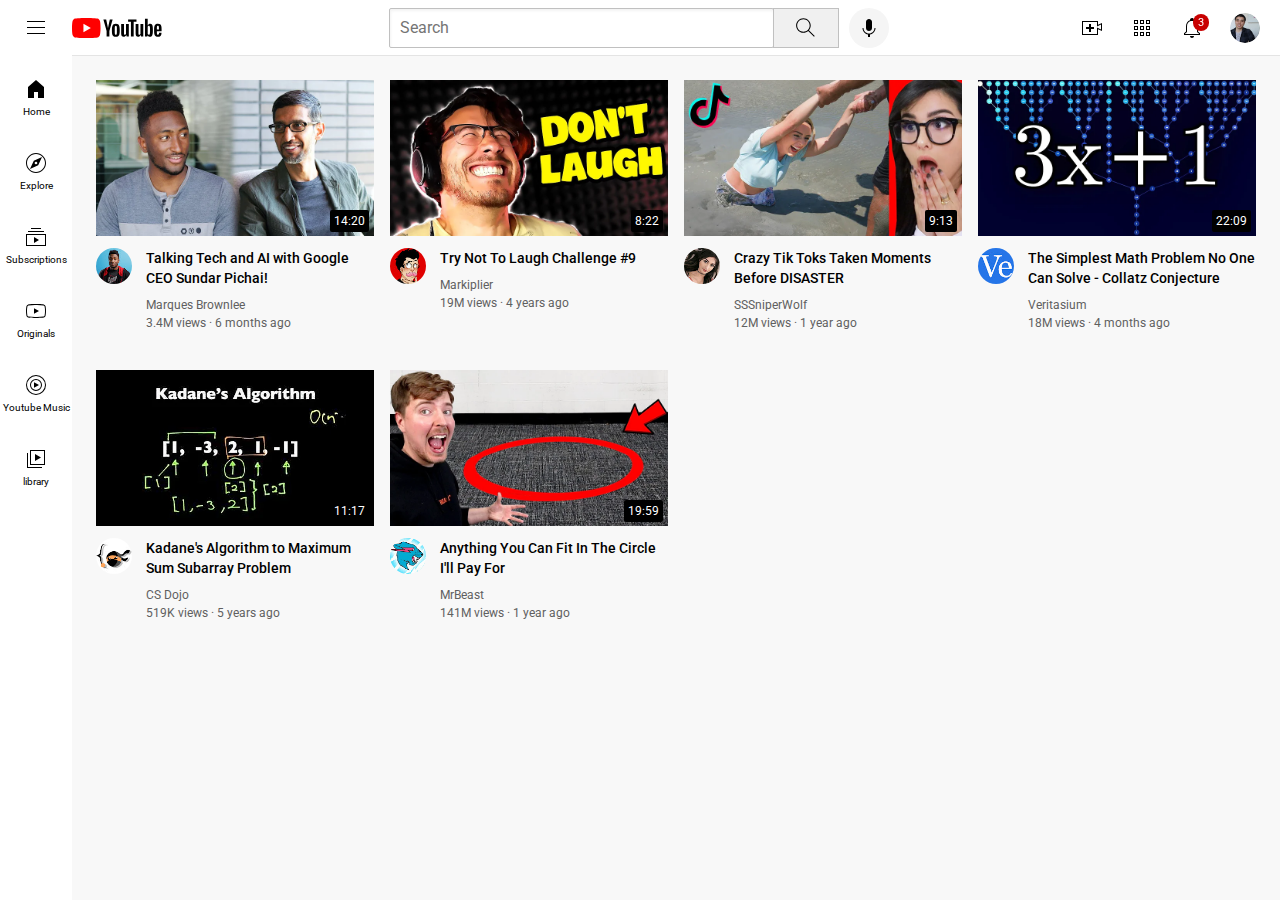
<file: index.html>
<!DOCTYPE html>
<html>

<head>
    <title>Youtube.com Clone</title>
    <link rel="preconnect" href="https://fonts.googleapis.com">
    <link rel="preconnect" href="https://fonts.gstatic.com" crossorigin>
    <link href="https://fonts.googleapis.com/css2?family=Roboto:wght@400;500;700&display=swap" rel="stylesheet">
    <link rel="stylesheet" href="styles/general.css">
    <link rel="stylesheet" href="styles/header.css">
    <link rel="stylesheet" href="styles/sidebar.css">
    <link rel="stylesheet" href="styles/video.css">
</head>

<body>
    <header class="header">
        <div class="left-section">
            <img class="hamburger-menu" src="icons/hamburger-menu.svg">
            <img class="youtube-logo" src="icons/youtube-logo.svg">
        </div>
        <div class="middle-section">
            <input class="search-bar" type="text" placeholder="Search">
            <button class="search-button">
                <img class="search-icon" src="icons/search.svg">
                <div class="tooltip">Search</div>
            </button>
            <!-- Comment-->
            <button class="voice-search-button">
                <img class="voice-search-icon" src="icons/voice-search-icon.svg">
                <div class="tooltip">Search with your voice</div>
            </button>
        </div>
        <div class="right-section">
            <div class="upload-icon-container">
                <img class="upload-icon" src="icons/upload.svg">
                <div class="tooltip">Create</div>
            </div>

            <div class="youtube-apps-icon-container">
                <img class="youtube-apps-icon" src="icons/youtube-apps.svg">
                <div class="tooltip">Youtube apps</div>
            </div>
            <div class="notifications-icon-container">
                <img class="notifications-icon" src="icons/notifications.svg">
                <div class="notifications-count">3</div>
                <div class="tooltip">Notifications</div>
            </div>
            <img class="current-user-picture" src="channel-pictures/my-channel.jpeg">
        </div>
    </header>

    <nav class="sidebar">
        <div class="sidebar-link">
            <img src="icons/home.svg">
            <div>Home</div>
        </div>
        <div class="sidebar-link">
            <img src="icons/explore.svg">
            <div>Explore</div>
        </div>
        <div class="sidebar-link">
            <img src="icons/subscriptions.svg">
            <div>Subscriptions</div>
        </div>
        <div class="sidebar-link">
            <img src="icons/originals.svg">
            <div>Originals</div>
        </div>
        <div class="sidebar-link">
            <img src="icons/youtube-music.svg">
            <div>Youtube Music</div>
        </div>
        <div class="sidebar-link">
            <img src="icons/library.svg">
            <div>library</div>
        </div>
    </nav>
    <main>
        <section class="video-grid">
            <div class="video-preview">
                <div class="thumbnail-row">
                    <img class="thumbnail" src="thumbnails/thumbnail-1.webp">
                    <div class="video-time">14:20</div>
                </div>
                <div class="video-info-grid">
                    <div class="channel-picture">
                        <img class="profile-picture" src="channel-pictures/channel-1.jpeg">
                    </div>
                    <div class="video-info">
                        <p class="video-title">Talking Tech and AI with Google CEO Sundar Pichai!</p>
                        <p class="video-author">Marques Brownlee</p>
                        <p class="video-stats">3.4M views &#183; 6 months ago</p>
                    </div>
                </div>
            </div>

            <div class="video-preview">
                <div class="thumbnail-row">
                    <img class="thumbnail" src="thumbnails/thumbnail-2.webp">
                    <div class="video-time">8:22</div>
                </div>
                <div class="video-info-grid">
                    <div class="channel-picture">
                        <img class="profile-picture" src="channel-pictures/channel-2.jpeg">
                    </div>
                    <div class="video-info">
                        <p class="video-title">Try Not To Laugh Challenge #9</p>
                        <p class="video-author">Markiplier</p>
                        <p class="video-stats">19M views &#183; 4 years ago</p>
                    </div>
                </div>
            </div>

            <div class="video-preview">
                <div class="thumbnail-row">
                    <img class="thumbnail" src="thumbnails/thumbnail-3.webp">
                    <div class="video-time">9:13</div>
                </div>
                <div class="video-info-grid">
                    <div class="channel-picture">
                        <img class="profile-picture" src="channel-pictures/channel-3.jpeg">
                    </div>
                    <div class="video-info">
                        <p class="video-title">Crazy Tik Toks Taken Moments Before DISASTER</p>
                        <p class="video-author">SSSniperWolf</p>
                        <p class="video-stats">12M views &#183; 1 year ago</p>
                    </div>
                </div>
            </div>

            <div class="video-preview">
                <div class="thumbnail-row">
                    <img class="thumbnail" src="thumbnails/thumbnail-4.webp">
                    <div class="video-time">22:09</div>
                </div>
                <div class="video-info-grid">
                    <div class="channel-picture">
                        <img class="profile-picture" src="channel-pictures/channel-4.jpeg">
                    </div>
                    <div class="video-info">
                        <p class="video-title">The Simplest Math Problem No One Can Solve - Collatz Conjecture</p>
                        <p class="video-author">Veritasium</p>
                        <p class="video-stats">18M views &#183; 4 months ago</p>
                    </div>
                </div>
            </div>

            <div class="video-preview">
                <div class="thumbnail-row">
                    <img class="thumbnail" src="thumbnails/thumbnail-5.webp">
                    <div class="video-time">11:17</div>
                </div>
                <div class="video-info-grid">
                    <div class="channel-picture">
                        <img class="profile-picture" src="channel-pictures/channel-5.jpeg">
                    </div>
                    <div class="video-info">
                        <p class="video-title">Kadane's Algorithm to Maximum Sum Subarray Problem</p>
                        <p class="video-author">CS Dojo</p>
                        <p class="video-stats">519K views &#183; 5 years ago</p>
                    </div>
                </div>
            </div>

            <div class="video-preview">
                <div class="thumbnail-row">
                    <img class="thumbnail" src="thumbnails/thumbnail-6.webp">
                    <div class="video-time">19:59</div>
                </div>
                <div class="video-info-grid">
                    <div class="channel-picture">
                        <img class="profile-picture" src="channel-pictures/channel-6.jpeg">
                    </div>
                    <div class="video-info">
                        <p class="video-title">Anything You Can Fit In The Circle I'll Pay For</p>
                        <p class="video-author">MrBeast</p>
                        <p class="video-stats">141M views &#183; 1 year ago</p>
                    </div>
                </div>
            </div>

        </section>
    </main>
</body>

</html>
</file>
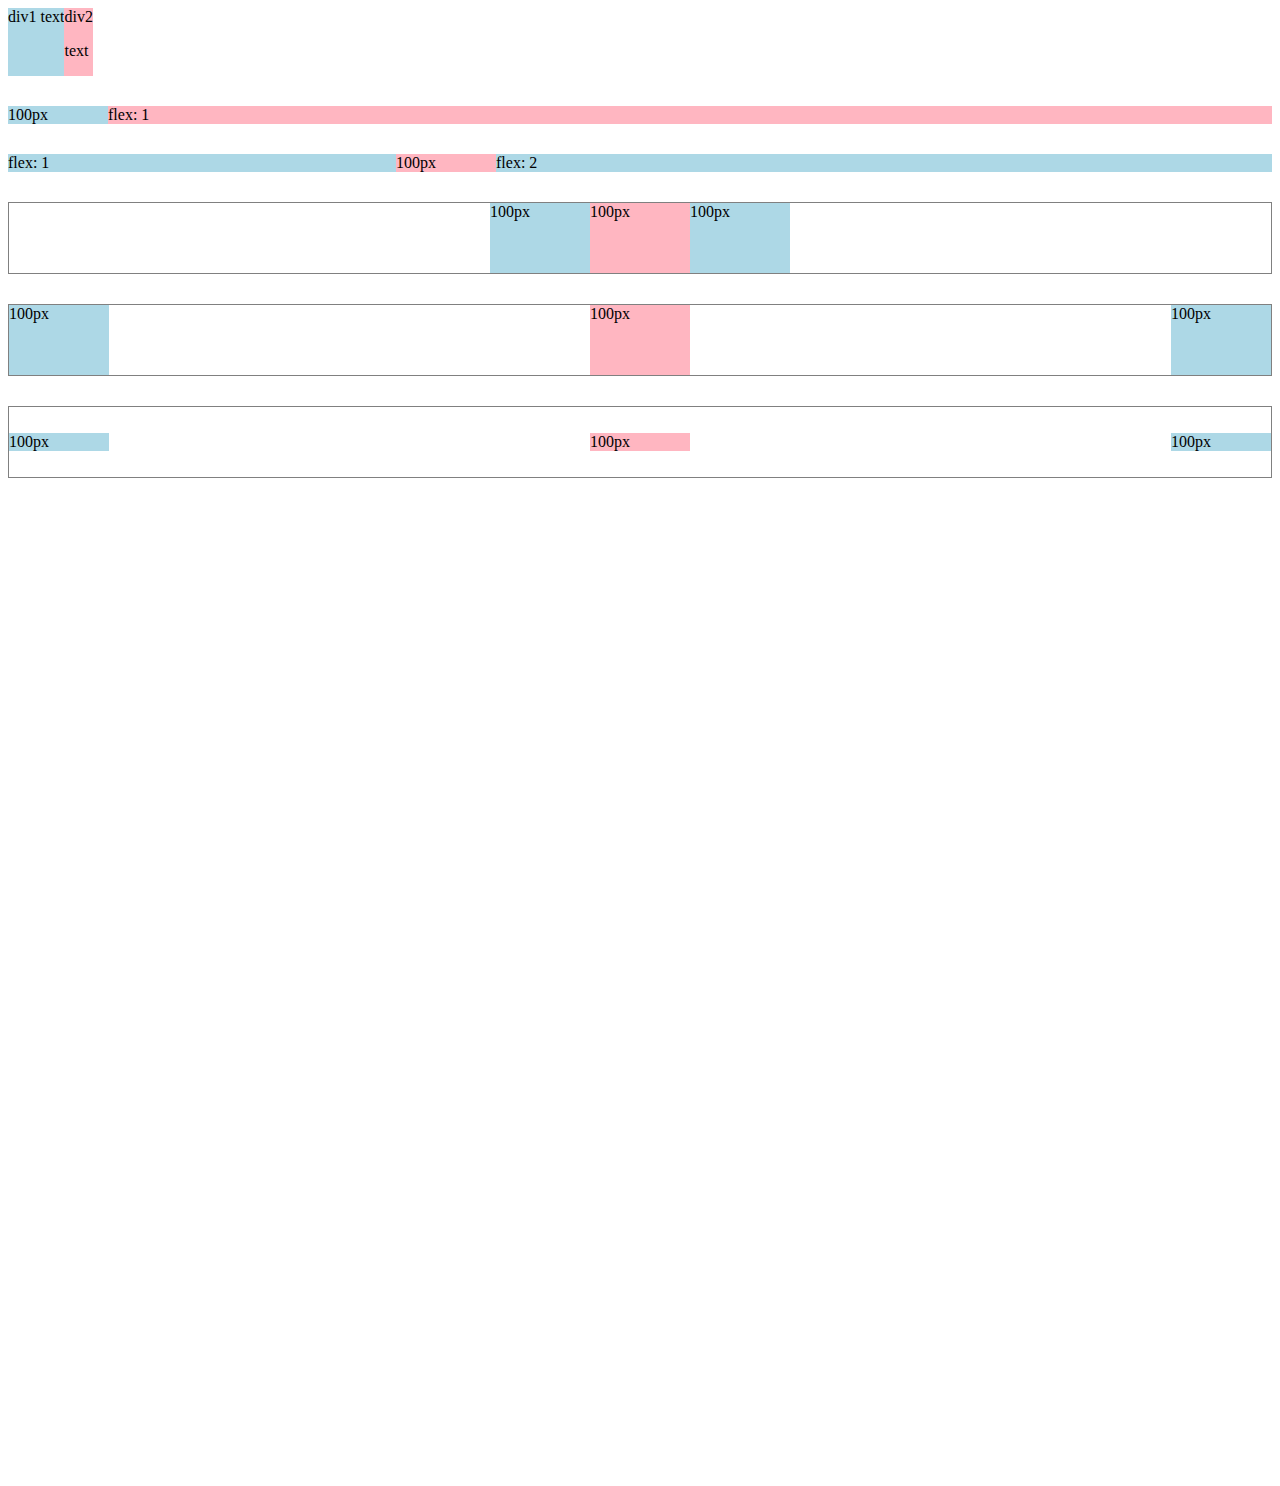
<file: flexbox.html>
<!DOCTYPE html>
<html>

<head>
    <title>Flexbox Practice</title>
</head>

<body style="padding-bottom: 1000px;">
    <div style="
        display: flex;
        flex-direction: row;
    ">
        <div style="background-color: lightblue">div1 text</div>
        <div style="background-color: lightpink">div2 <p>text</p>
        </div>
    </div>

    <div style="
        margin-top: 30px;
        display: flex;
        flex-direction: row;
    ">
        <div style="background-color: lightblue; width: 100px">100px</div>
        <div style="background-color: lightpink; flex: 1">flex: 1</div>
    </div>

    <div style="
        margin-top: 30px;
        display: flex;
        flex-direction: row;
    ">
        <div style="background-color: lightblue; flex: 1">flex: 1</div>
        <div style="background-color: lightpink; width: 100px">100px</div>
        <div style="background-color: lightblue; flex: 2">flex: 2</div>
    </div>


    <div style="
        margin-top: 30px;
        height: 70px;
        border-width: 1px;
        border-style: solid;
        border-color: gray;
        display: flex;
        flex-direction: row;
        justify-content: center;
    ">
        <div style="background-color: lightblue; width: 100px">100px</div>
        <div style="background-color: lightpink; width: 100px">100px</div>
        <div style="background-color: lightblue; width: 100px">100px</div>
    </div>

    <div style="
        margin-top: 30px;
        height: 70px;
        border-width: 1px;
        border-style: solid;
        border-color: gray;
        display: flex;
        flex-direction: row;
        justify-content: space-between;
    ">
        <div style="background-color: lightblue; width: 100px">100px</div>
        <div style="background-color: lightpink; width: 100px">100px</div>
        <div style="background-color: lightblue; width: 100px">100px</div>
    </div>

    <div style="
        margin-top: 30px;
        height: 70px;
        border-width: 1px;
        border-style: solid;
        border-color: gray;
        display: flex;
        flex-direction: row;
        justify-content: space-between;
        align-items: center;
    ">
        <div style="background-color: lightblue; width: 100px">100px</div>
        <div style="background-color: lightpink; width: 100px">100px</div>
        <div style="background-color: lightblue; width: 100px">100px</div>
    </div>

    
</body>

</html>
</file>
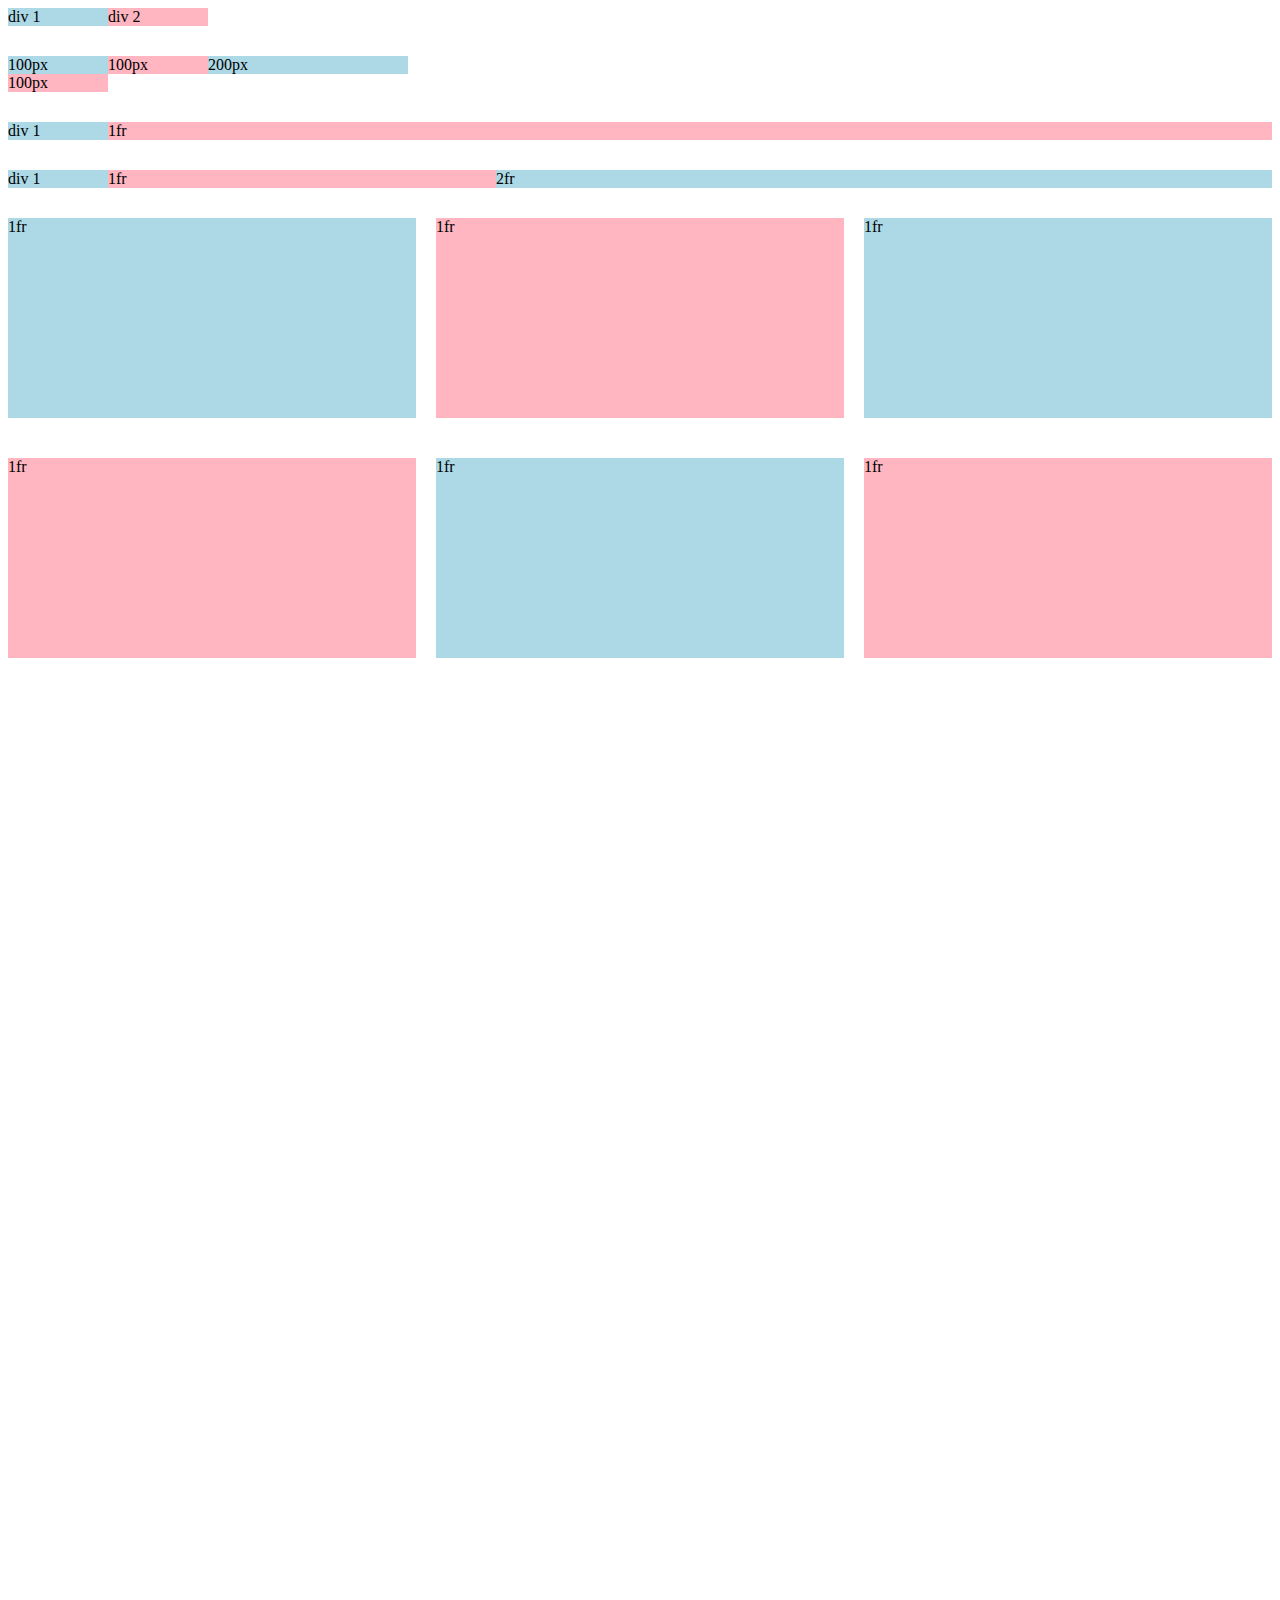
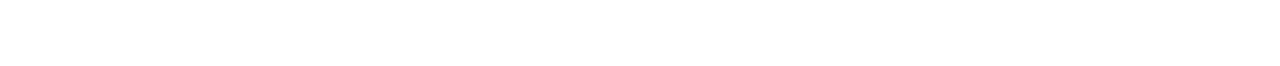
<file: grid.html>
<!DOCTYPE html>
<html>

<head>
    <title>Grid practice</title>
</head>

<body style="padding-bottom: 1000px">
    <div style=" 
           display: grid;
           grid-template-columns: 100px 100px;
        ">
        <div style="background-color: lightblue">div 1</div>
        <div style="background-color: lightpink">div 2</div>
    </div>
    <div style="
        margin-top: 30px;
           display: grid;
           grid-template-columns: 100px 100px 200px;
        ">
        <div style="background-color: lightblue">100px</div>
        <div style="background-color: lightpink">100px</div>
        <div style="background-color: lightblue">200px</div>
        <div style="background-color: lightpink ">100px</div>
    </div>

    <div style="
            margin-top: 30px;
           display: grid;
           grid-template-columns: 100px 1fr;
        ">
        <div style="background-color: lightblue">div 1</div>
        <div style="background-color: lightpink">1fr</div>
    </div>

    <div style="
            margin-top: 30px;
           display: grid;
           grid-template-columns: 100px 1fr 2fr;
        ">
        <div style="background-color: lightblue">div 1</div>
        <div style="background-color: lightpink">1fr</div>
        <div style="background-color: lightblue">2fr</div>
    </div>

    <div style="
            margin-top: 30px;
           display: grid;
           grid-template-columns: 1fr 1fr 1fr;
           column-gap: 20px;
           row-gap: 40px ;
        ">
        <div style="background-color: lightblue; height: 200px">1fr</div>
        <div style="background-color: lightpink; height: 200px">1fr</div>
        <div style="background-color: lightblue; height: 200px">1fr</div>
        <div style="background-color: lightpink; height: 200px">1fr</div>
        <div style="background-color: lightblue; height: 200px">1fr</div>
        <div style="background-color: lightpink; height: 200px">1fr</div>
    </div>
</body>

</html>
</file>
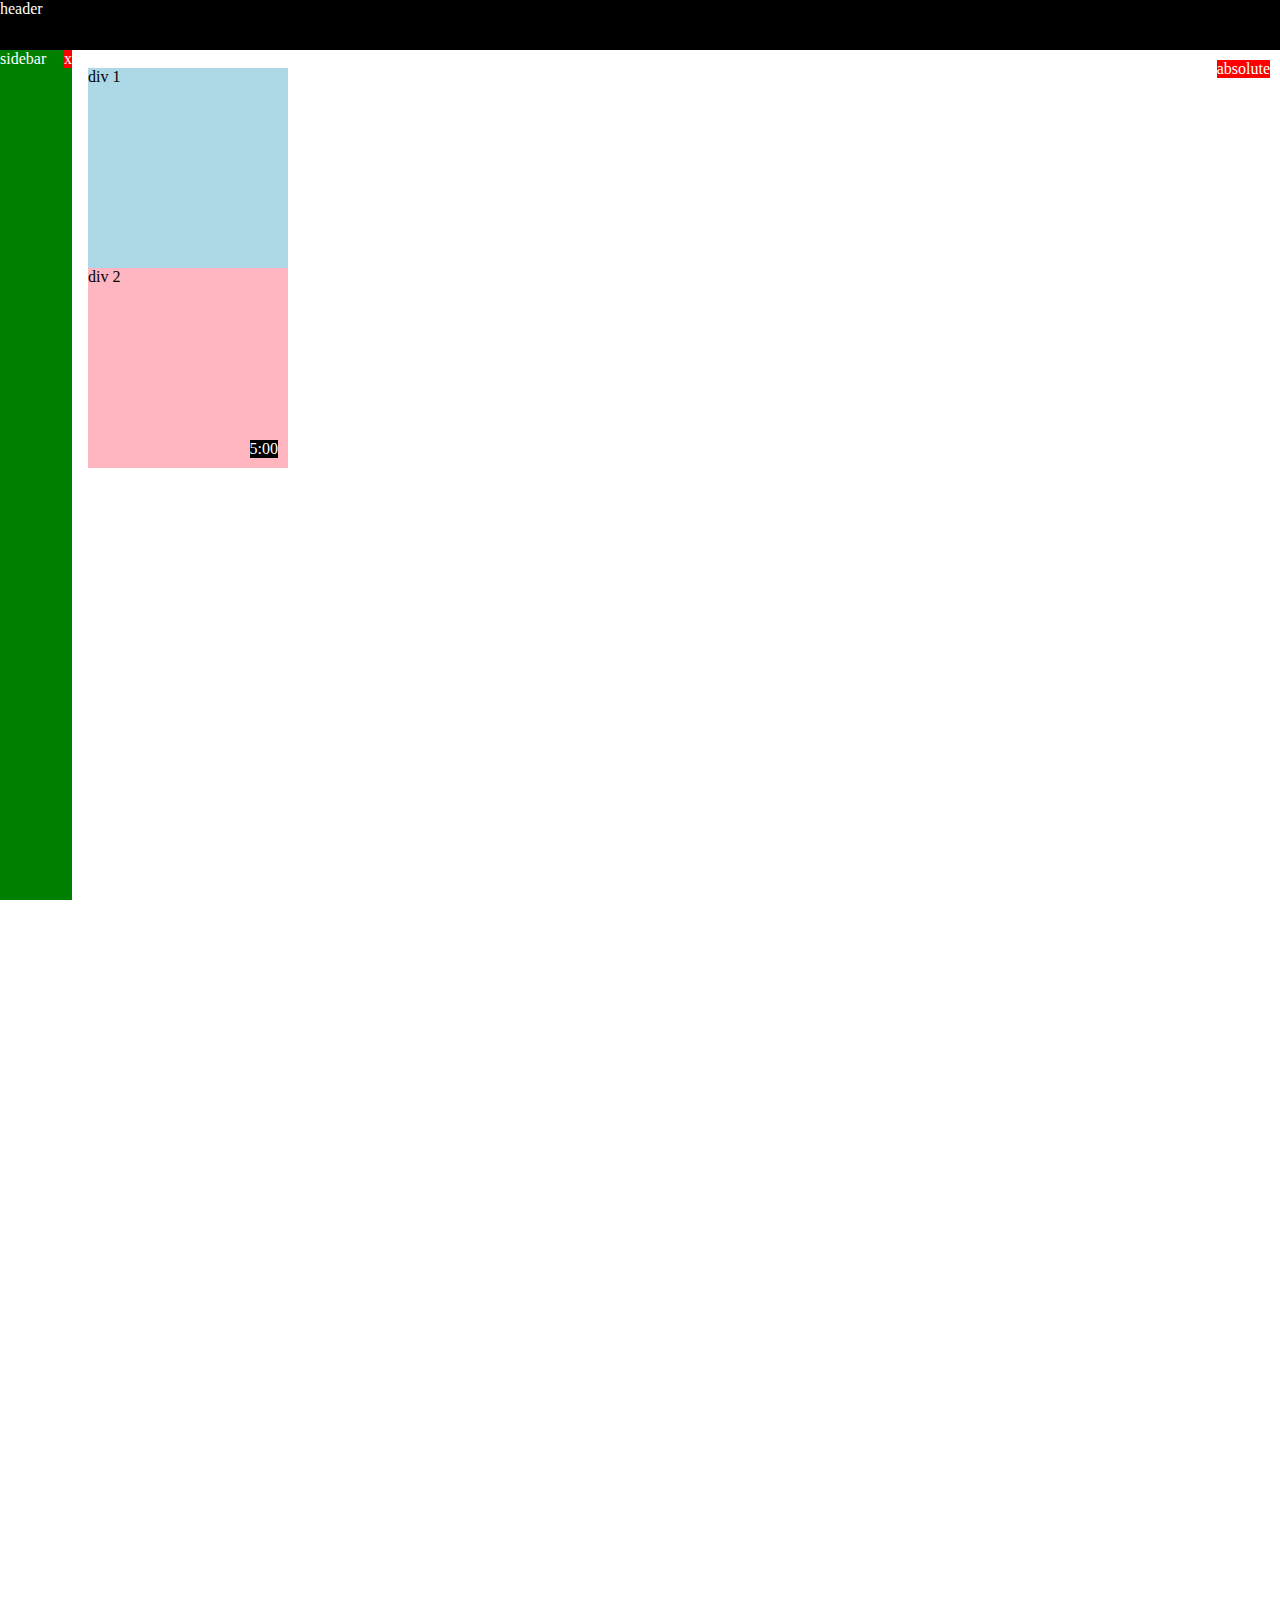
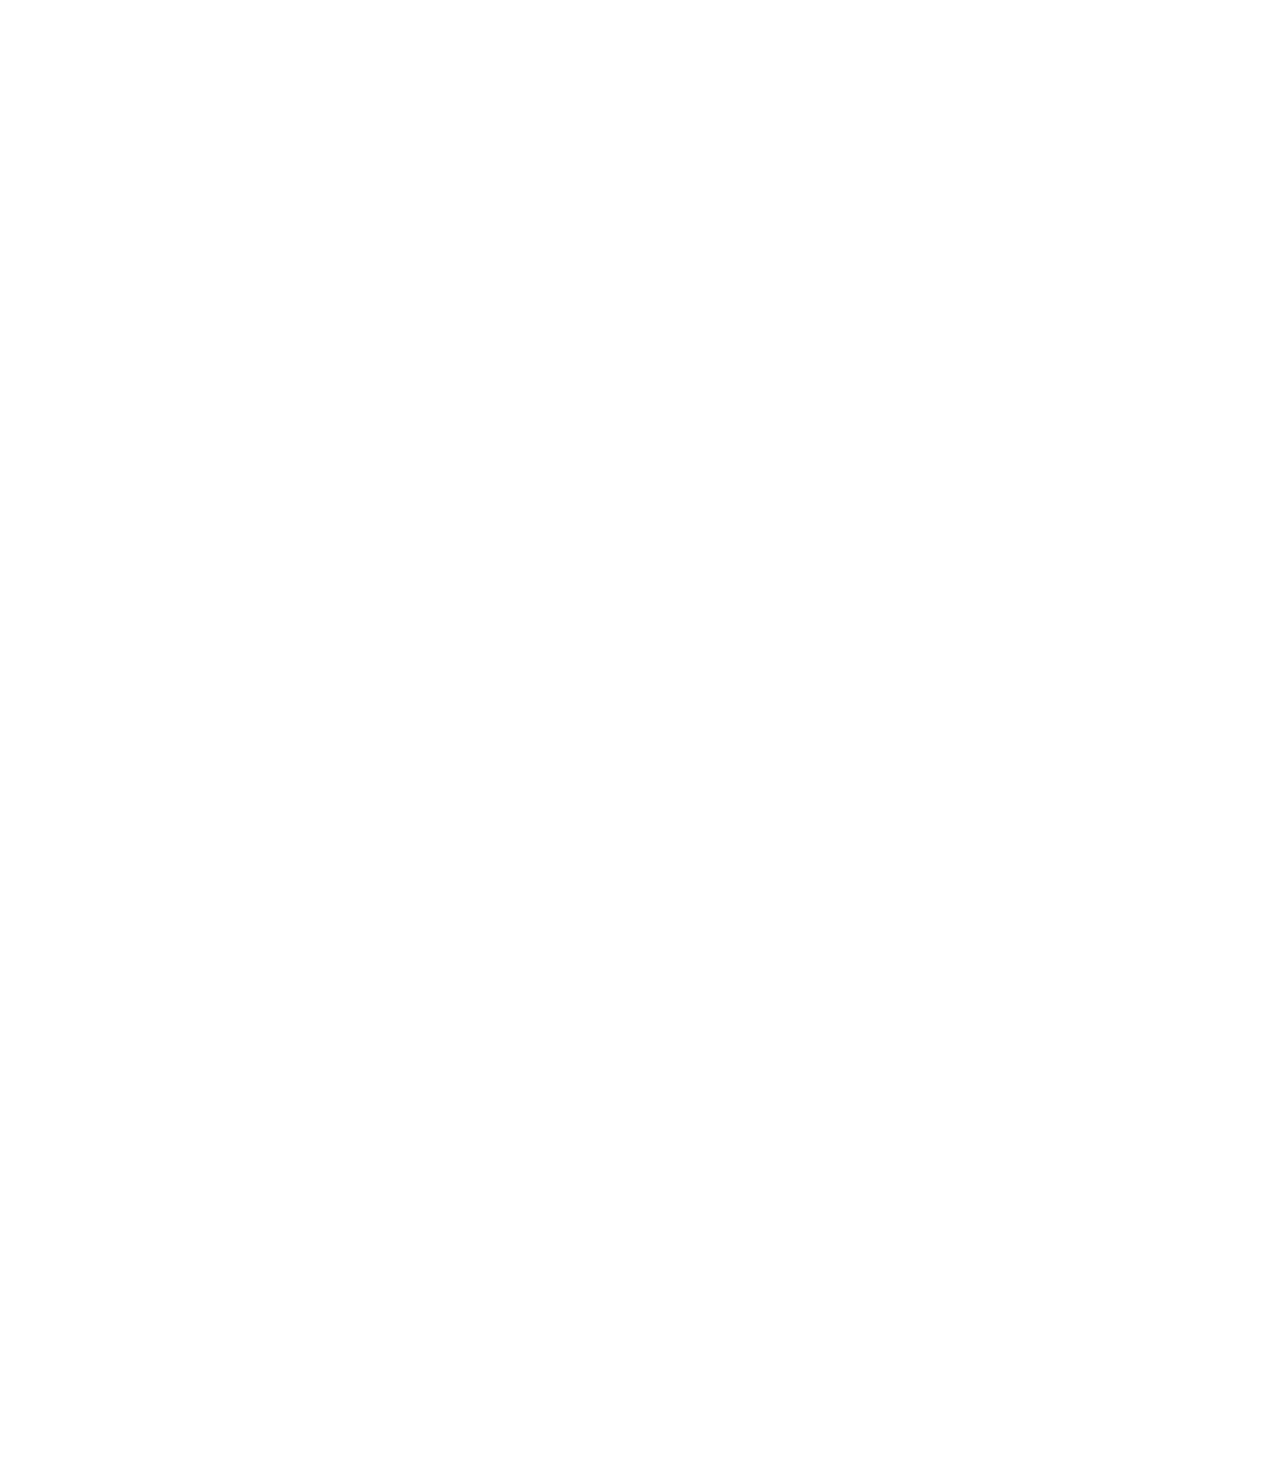
<file: position.html>
<!DOCTYPE html>

<html>
    <head>
        <title>Position Practice</title>
    </head>
    <body style="height: 3000px;
        padding-top: 60px;
        padding-left: 80px;
    ">
        <div style="
            background-color : black;
            color: white;
            position: fixed;
            top: 0;
            left: 0;
            right: 0;
            height: 50px;
            z-index: 1;
            ">
            header
        </div>
        <div style="
            background-color:green; 
            color: white;
            position: fixed;
            bottom: 0;
            left: 0;
            top: 50px;
            width: 72px;
            ">
            sidebar
            <div style="
                position: absolute;
                background-color: red;
                color: white;
                top: 0;
                right: 0
            ">x</div>
        </div>
        <div style="
            position: absolute;
            background-color: red;
            color: white;
            top: 60px;
            right: 10px
        ">absolute</div>
        <div style="
            background-color: lightblue; 
            height: 200px;
            width: 200px;
            position: static;
            ">
            div 1</div>
        <div style="
                    background-color: lightpink; 
                    height: 200px;
                    width: 200px;
                    position: relative;
                    ">div 2
            <div style="
                 position: absolute;
                 background-color: black;
                 color: white;
                 bottom: 10px;
                 right: 10px;
             ">5:00</div>
        </div>
    </body>
</html>
</file>
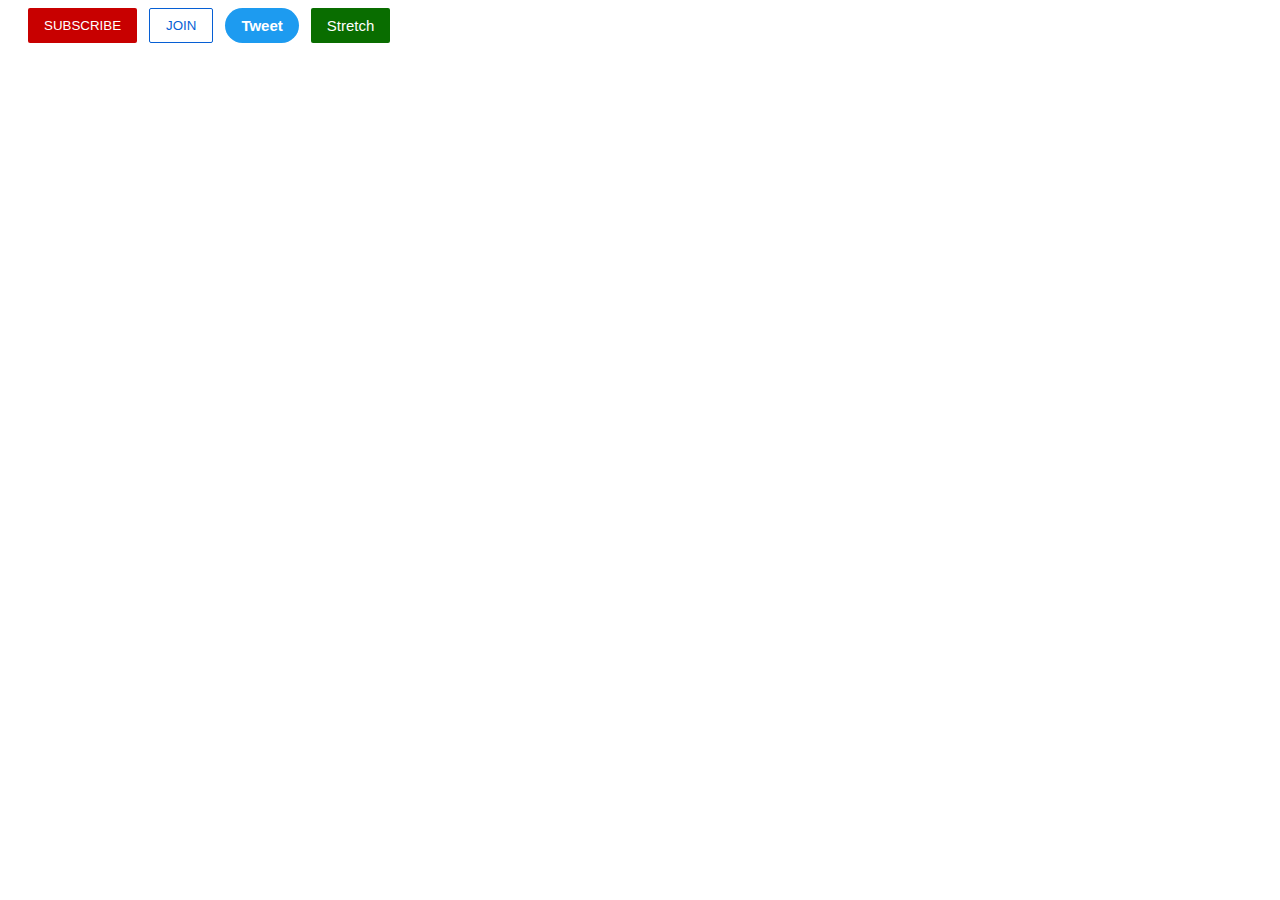
<file: intro-to-html/buttons.html>
<!DOCTYPE html>
<html>
    <head>
        <title>Buttons Practice</title>
        <link rel="stylesheet" href="styles/buttons.css">
    </head>
    <body>
        <button class="subscribe-button">SUBSCRIBE</button>
        <button class="join-button">JOIN</button>
        <button class="tweet-button">Tweet</button>
        <button class="stretch-button">Stretch</button>
    </body>
</html>
</file>
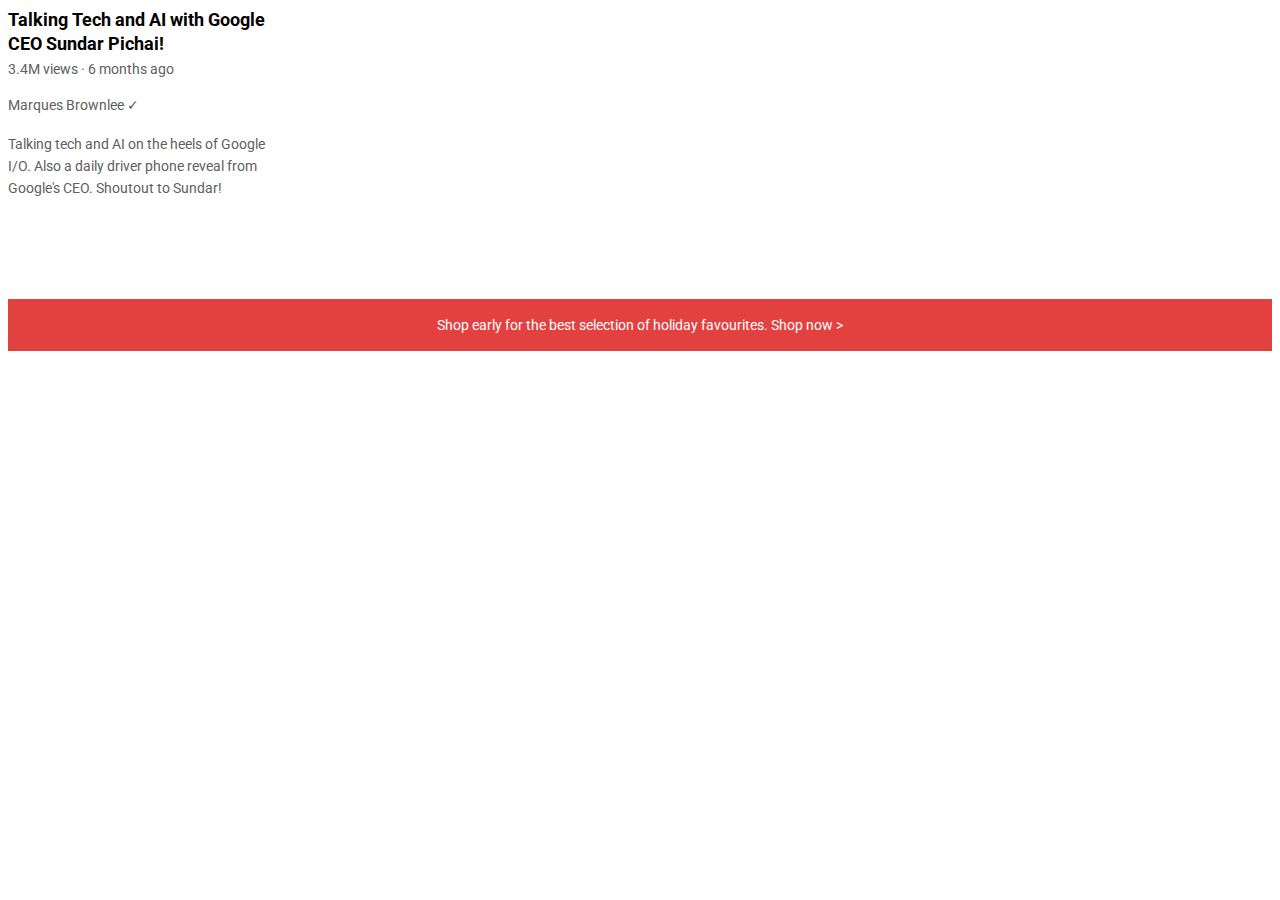
<file: intro-to-html/text.html>
<!DOCTYPE html>
<html>
    <head>
        <title>Text Practice</title>
        
        <link rel="preconnect" href="https://fonts.googleapis.com">
        <link rel="preconnect" href="https://fonts.gstatic.com" crossorigin>
        <link href="https://fonts.googleapis.com/css2?family=Roboto:wght@400;700&display=swap" rel="stylesheet">
        
        <link rel="stylesheet" href="styles/text.css">
    </head>
    <body>
        <p class="video-title">
            Talking Tech and AI with Google CEO Sundar Pichai!
        </p>
        
        <p class="video-stats">
            3.4M views &#183; 6 months ago
        </p>
        
        <p class="video-author">
            Marques Brownlee &#10003;
        </p>
        
        <p class="video-description">
            Talking tech and AI on the heels of Google I/O. Also a daily driver phone reveal from Google's CEO. Shoutout to Sundar!
        </p>
        
        <p class="apple-text">
            Shop early for the best selection of holiday favourites. <span class="shop-link">Shop now &#62;</span>
        </p>
    </body>
</html>
</file>
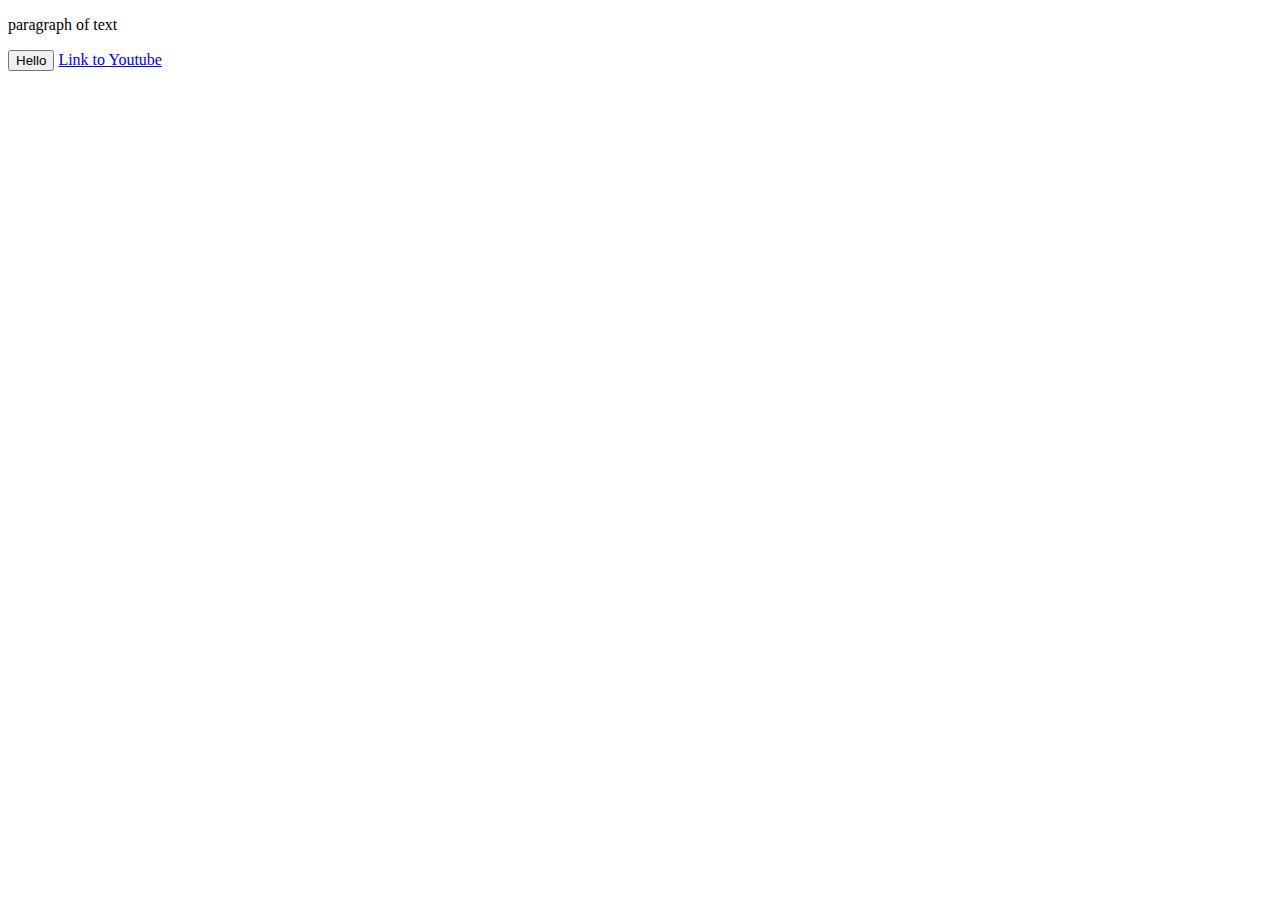
<file: intro-to-html/website.html>
<!DOCTYPE html>
<html>
    <head>
        <title>First Website</title>
    </head>
    <body>
        <p>paragraph of text</p>
        <button>Hello</button>
        <a href="https://www.youtube.com" target="_blank">Link to Youtube</a>
    </body>
</html>
</file>
<file: styles/general.css>
p {
    margin-top: 0;
    margin-bottom: 0;
}

body {
    font-family: Roboto, Arial;
    margin: 0;
    padding-top: 80px;
    padding-left: 96px;
    padding-right: 24px;
    background-color: rgb(248, 248, 248);
}
</file>
<file: styles/header.css>
.header {
    height: 55px;
    display: flex;
    flex-direction: row;
    justify-content: space-between;
    
    position: fixed;
    top: 0;
    left: 0;
    right: 0;
    z-index: 100;

    background-color: white;
    border-bottom-width: 1px;
    border-bottom-style: solid;
    border-bottom-color: rgb(228,228,228);
}

.left-section {
    display: flex;
    align-items: center;
}

.hamburger-menu {
    height: 24px;
    margin-left: 24px;
    margin-right: 24px;
}

.youtube-logo {
    height: 20px;
}

.middle-section {
    flex: 1;
    margin-left: 70px;
    margin-right: 35px;
    max-width: 500px;
    display: flex;
    align-items: center;
}

.search-bar {
    flex: 1;
    width: 0;
    height: 36px;
    padding-left: 10px;
    font-size: 16px;
    border: 1px solid rgb(192, 192, 192);
    border-radius: 2px;
    box-shadow: inset 1px 2px 3px rgba(0,0,0,0.05);
}

.search-bar::placeholder {
    font-family: Roboto, Arial;
    font-size: 16px;
}

.search-button {
    height: 40px;
    width: 66px;
    background-color: rgb(240,240,240,240);
    border-width: 1px;
    border-style: solid;
    border-color: rgb(192, 192, 192);
    margin-left: -1px;
    margin-right: 10px;
}

.search-button,
.voice-search-button,
.upload-icon-container,
.youtube-apps-icon-container,
.notifications-icon-container {
    display: flex;
    position: relative;
    justify-content: center;
    align-items: center;
}

.search-button .tooltip,
.voice-search-button .tooltip,
.upload-icon-container .tooltip,
.youtube-apps-icon-container .tooltip,
.notifications-icon-container .tooltip {
    font-family: Roboto, Arial;
    font-size: 12px;;
    position: absolute;
    background-color: gray;
    color: white;
    padding-top: 4px;
    padding-bottom: 4px;
    padding-left: 8px;
    padding-right: 8px;
    border-radius: 2px;

    bottom: -30px;
    opacity: 0;
    transition: opacity 0.15;
    pointer-events: none;
    white-space: nowrap;
}

.search-button:hover .tooltip, 
.voice-search-button:hover .tooltip, 
.upload-icon-container:hover .tooltip,
.youtube-apps-icon-container:hover .tooltip,
.notifications-icon-container:hover .tooltip {
    opacity: 1;
}

.search-icon {
   height: 25px;
}

.voice-search-button {
    height: 40px;
    width: 40px;
    border-radius: 20px;
    border: none;
    background-color: rgb(245, 245,245);
}

.voice-search-icon {
    height: 24px;
}

.right-section {
    width: 180px;
    margin-right: 20px;
    display: flex;
    align-items: center;
    justify-content: space-between;
    flex-shrink: 0;
}

.upload-icon {
    height: 24px;
}

.youtube-apps-icon {
    height: 24px;
}

.notifications-icon {
    height: 24px;
}

/* .notifications-icon-container {
    position: relative;
} */

.notifications-count {
    font-family: Roboto, Arial;
    font-size: 11px;
    position: absolute;
    top: -2px;
    right: -5px;
    background-color: rgb(200,0,0);
    color: white;
    border-radius: 12px;
    padding-left: 5px;
    padding-right: 5px;
    padding-top: 2px;
    padding-bottom: 2px;
}

.current-user-picture {
    height: 30px;
    border-radius: 16px;
}
</file>
<file: styles/sidebar.css>
.sidebar {
    position: fixed;
    left: 0;
    bottom: 0;
    top: 55px;
    background-color: white;
    width: 72px;
    z-index: 200;
    padding-top: 5px;
}

.sidebar-link {
    background-color: white;
    height: 74px;
    display: flex;
    justify-content: center;
    align-items: center;
    flex-direction: column;
    cursor: pointer;
}

.sidebar-link:hover {
    background-color: rgb(235, 235, 235);
}

.sidebar-link img {
    height: 24px;
    margin-bottom: 5px;
}

.sidebar-link div {
    font-family: Roboto, Arial;
    font-size: 10px;
}
</file>
<file: styles/video.css>
.thumbnail {
    width: 100%;
}

.video-title {
    margin-top: 0;
    font-size: 14px;
    font-weight: 500;
    line-height: 20px;
    margin-bottom: 10px;
}

.video-author,
.video-stats {
    font-size: 12px;
    color: rgb(96, 96, 96);
}

.video-author {
    margin-bottom: 4px;
}

.video-info-grid {
    display: grid;
    grid-template-columns: 50px 1fr;
}

.profile-picture {
    width: 36px;
    border-radius: 50px;
}

.thumbnail-row {
    margin-bottom: 8px;
    position: relative;
}

.video-grid {
    display: grid;
    grid-template-columns: 1fr 1fr 1fr;
    column-gap: 16px;
    row-gap: 40px;
}

@media (max-width: 750px) {
    .video-grid {
        grid-template-columns: 1fr 1fr;
    }
}

@media (min-width: 751PX) and  (max-width: 999px){
    .video-grid {
        grid-template-columns: 1fr 1fr 1fr;
    }
}

@media (min-width: 1000px) {
    .video-grid {
        grid-template-columns: 1fr 1fr 1fr 1fr;
    }
}


.video-time {
    font-size: 12px;
    font-weight: 500px;
    padding: 4px;
    border-radius: 2px;
    background-color: black;
    color: white;
    position: absolute;
    bottom: 8px;
    right: 5px;
}
</file>
<file: intro-to-html/styles/buttons.css>
.subscribe-button {
    background-color: rgb(200, 0, 0);
    color: white;
    border: none;
    /* height: 36px;
    width: 105px; */
    padding-top: 10px;
    padding-bottom: 10px;
    padding-left: 16px;
    padding-right: 16px;
    border-radius: 2px;
    cursor: pointer;
    margin-right: 8px;
    margin-left: 20px;
    transition: opacity 0.15s;
    vertical-align: top;
}
.subscribe-button:hover {
    opacity: 0.8;
}
.subscribe-button:active {
    opacity: 0.5;
}
.join-button {
    background-color: white;
    border-color: rgb(6,95, 212);
    border-style: solid;
    border-width: 1px;
    color: rgb(6,95, 212);
    /* height: 36px;
    width: 62px; */
    padding-top: 9px;
    padding-bottom: 9px;
    padding-left: 16px;
    padding-right: 16px;
    border-radius: 2px;
    cursor: pointer;
    margin-right: 8px;
    vertical-align: top;
    transition: background-color 0.15s, color 0.15s;
}
.join-button:hover {
    background-color: rgb(6,95, 212);
    color: white;
}
.join-button:active {
    opacity: 0.7;
}
.tweet-button {
    background-color: rgb(29,155, 240);
    color: white;
    border: none;
    /* height: 36px;
    width: 74px; */
    padding-top: 9px;
    padding-bottom: 9px;
    padding-left: 16px;
    padding-right: 16px;
    border-radius: 2px;
    border-radius: 18px;
    font-weight: bold;
    font-size: 15px;
    cursor: pointer;
    margin-right: 8px;
    transition: box-shadow 0.15s;
    vertical-align: top;
}
.tweet-button:hover {        
    box-shadow: 5px 5px 10px rgba(0, 0, 0, 0.15);
}
.stretch-button {
    background-color: rgb(9, 109, 0);
    border: none;
    color: white;
    /* height: 36px;
    width: 62px; */
    font-size: 15px;
    padding-top: 9px;
    padding-bottom: 9px;
    padding-left: 16px;
    padding-right: 16px;
    border-radius: 2px;
    cursor: pointer;
    margin-right: 8px;
    transition: font-size 0.50s, padding-top 0.50s, padding-bottom 0.50s, padding-left 0.50s, padding-right 0.50s;
}
.stretch-button:hover {        
    padding-top: 21px;
    padding-bottom: 21px;
    padding-left: 40px;
    padding-right: 40px;
    /* font-size: 45px; */
}
</file>
<file: intro-to-html/styles/text.css>
p {
    font-family: Roboto;
    margin-top: 0;
    margin-bottom: 0;
}

.video-title {
    font-weight: bold;
    font-size: 18px;
    width: 280px;
    line-height: 24px;
    margin-bottom: 5px;
}

.video-stats {
    font-size: 14px;
    color: rgb(96, 96, 96);
    margin-bottom: 20px;
}

.video-author {
    font-size: 14px;
    color: rgb(96, 96, 96);
    margin-bottom: 20px;
}

.video-description {
    font-size: 14px;
    color: rgb(96, 96, 96);
    width: 280px;
    line-height: 22px;
    margin-bottom: 100px;
}

.apple-text {
    margin-bottom: 50px;
    font-size: 14px;
    background-color: rgb(227, 65, 64);
    color: white;
    text-align: center;
    padding-top: 18px;
    padding-bottom: 18px;
}

.shop-link {
    cursor: pointer;
}

.shop-link:hover {
    text-decoration: underline;
}
</file>
